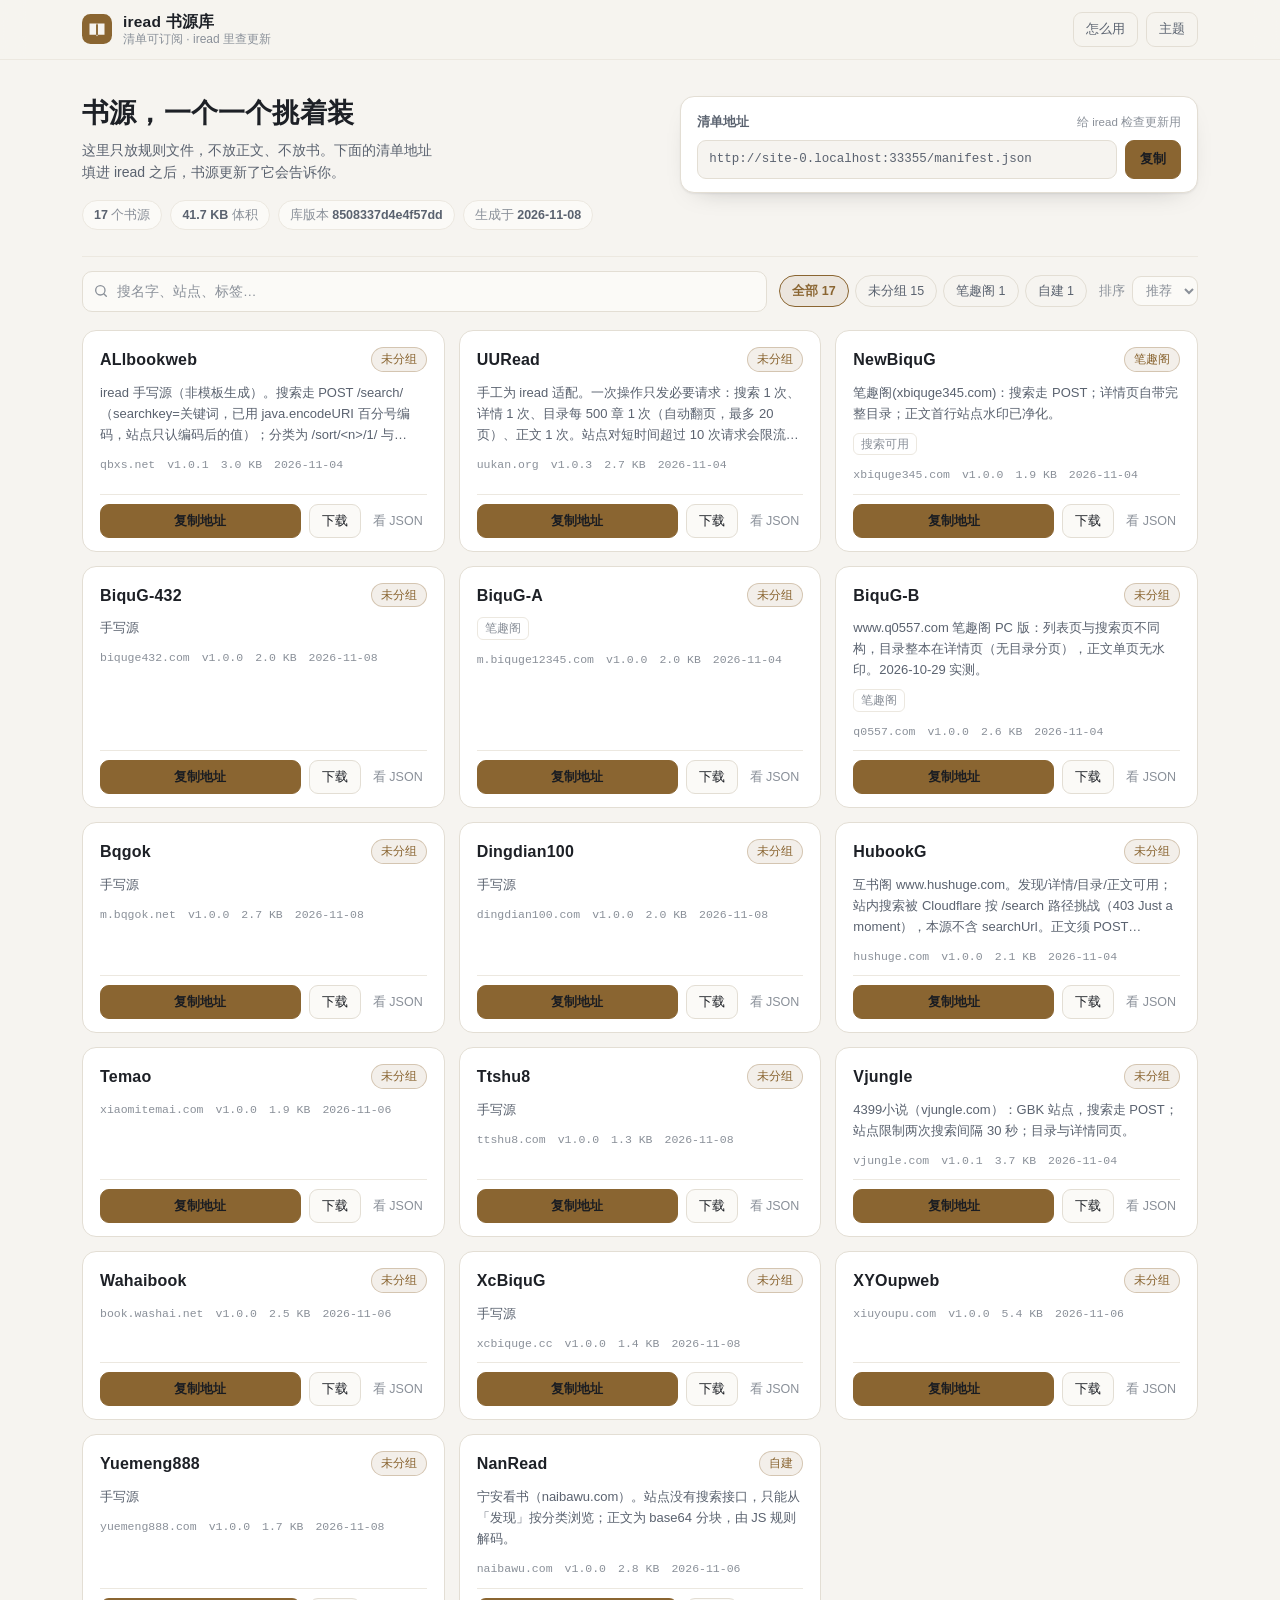
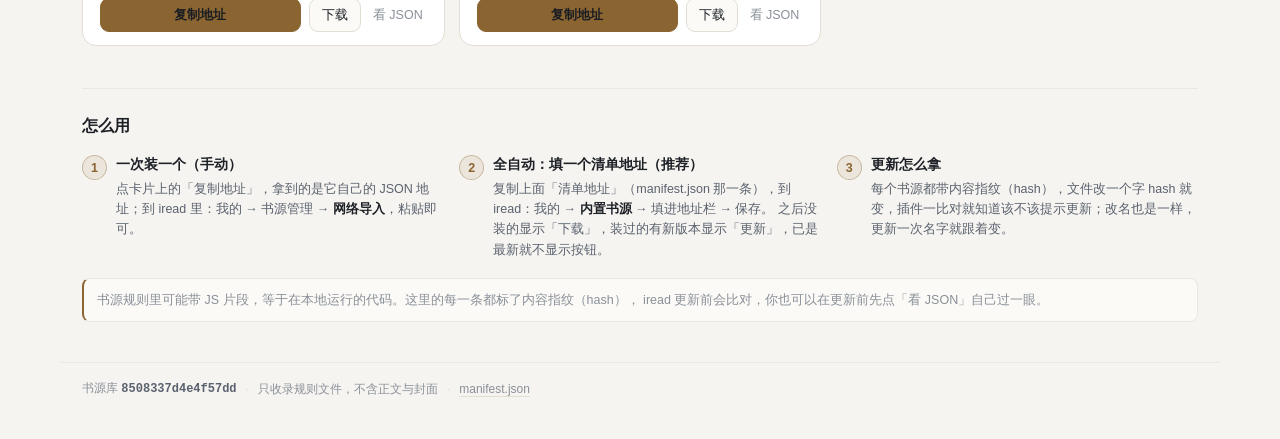
<file: index.html>
<!doctype html>
<html lang="zh-CN" data-theme="dark">
<head>
<meta charset="utf-8">
<meta name="viewport" content="width=device-width, initial-scale=1">
<title>iread 书源库</title>
<meta name="description" content="iread 的书源库：清单可订阅，iread 里能直接查更新。">
<meta name="color-scheme" content="dark light">
<link rel="icon" href="data:image/svg+xml,%3Csvg xmlns='http://www.w3.org/2000/svg' viewBox='0 0 32 32'%3E%3Crect width='32' height='32' rx='9' fill='%23c8a06a'/%3E%3Cpath d='M8 10h7a2 2 0 0 1 2 2v12a2 2 0 0 0-2-2H8zm16 0h-7a2 2 0 0 0-2 2v12a2 2 0 0 1 2-2h7z' fill='%23191c22'/%3E%3C/svg%3E">
<link rel="stylesheet" href="assets/style.css">
</head>
<body>

<header class="top">
  <div class="top__inner">
    <a class="brand" href="./">
      <svg class="brand__logo" viewBox="0 0 32 32" aria-hidden="true">
        <rect width="32" height="32" rx="9"></rect>
        <path d="M8 10h7a2 2 0 0 1 2 2v12a2 2 0 0 0-2-2H8zm16 0h-7a2 2 0 0 0-2 2v12a2 2 0 0 1 2-2h7z"></path>
      </svg>
      <span class="brand__text">
        <strong>iread 书源库</strong>
        <em>清单可订阅 · iread 里查更新</em>
      </span>
    </a>
    <div class="top__actions">
      <a class="ghostbtn" href="#usage">怎么用</a>
      <button class="ghostbtn" id="themeBtn" type="button" title="切换主题">主题</button>
    </div>
  </div>
</header>

<main class="wrap">

  <section class="hero">
    <div class="hero__left">
      <h2 class="hero__title">书源，一个一个挑着装</h2>
      <p class="hero__desc">这里只放规则文件，不放正文、不放书。下面的清单地址填进 iread 之后，书源更新了它会告诉你。</p>
      <div class="stats" id="stats">
        <span class="stat"><b id="statCount">–</b> 个书源</span>
        <span class="stat"><b id="statSize">–</b> 体积</span>
        <span class="stat">库版本 <b id="statLib">–</b></span>
        <span class="stat">生成于 <b id="statTime">–</b></span>
      </div>
    </div>

    <div class="feed">
      <div class="feed__label">
        <span>清单地址</span>
        <span class="feed__hint">给 iread 检查更新用</span>
      </div>
      <div class="feed__row">
        <input id="feedUrl" readonly spellcheck="false" aria-label="订阅地址">
        <button class="btn btn--primary" id="copyFeed" type="button">复制</button>
      </div>
      <div class="feed__mirror" id="feedMirror">
        <button class="linkbtn" id="copyPages" type="button">GitHub Pages 直连</button>
        <span class="dot">·</span>
        <button class="linkbtn" id="copyJsdelivr" type="button">jsDelivr 镜像</button>
      </div>
    </div>
  </section>

  <section class="toolbar">
    <div class="search">
      <svg viewBox="0 0 24 24" aria-hidden="true"><circle cx="11" cy="11" r="7"></circle><path d="m20 20-3.5-3.5"></path></svg>
      <input id="q" type="search" placeholder="搜名字、站点、标签…" autocomplete="off">
    </div>
    <div class="chips" id="chips" role="tablist" aria-label="分组筛选"></div>
    <label class="sort">
      <span>排序</span>
      <select id="sort">
        <option value="default">推荐</option>
        <option value="name">名称</option>
        <option value="group">分组</option>
        <option value="size">体积</option>
      </select>
    </label>
  </section>

  <section class="grid" id="grid" aria-live="polite"></section>

  <p class="empty" id="empty" hidden>
    没有匹配的书源。<button class="linkbtn" id="resetFilter" type="button">清空筛选</button>
  </p>

  <p class="empty empty--error" id="error" hidden></p>

  <section class="usage" id="usage">
    <h2>怎么用</h2>
    <ol class="steps">
      <li>
        <b>一次装一个（手动）</b>
        <p>点卡片上的「复制地址」，拿到的是它自己的 JSON 地址；到 iread 里：我的 → 书源管理 → <b>网络导入</b>，粘贴即可。</p>
      </li>
      <li>
        <b>全自动：填一个清单地址（推荐）</b>
        <p>复制上面「清单地址」（manifest.json 那一条），到 iread：我的 → <b>内置书源</b> → 填进地址栏 → 保存。
           之后没装的显示「下载」，装过的有新版本显示「更新」，已是最新就不显示按钮。</p>
      </li>
      <li>
        <b>更新怎么拿</b>
        <p>每个书源都带内容指纹（hash），文件改一个字 hash 就变，插件一比对就知道该不该提示更新；改名也是一样，更新一次名字就跟着变。</p>
      </li>
    </ol>
    <p class="notice">
      书源规则里可能带 JS 片段，等于在本地运行的代码。这里的每一条都标了内容指纹（hash），
      iread 更新前会比对，你也可以在更新前先点「看 JSON」自己过一眼。
    </p>
  </section>

</main>

<footer class="foot">
  <span>书源库 <b id="footLib">–</b></span>
  <span class="dot">·</span>
  <span>只收录规则文件，不含正文与封面</span>
  <span class="dot">·</span>
  <a href="manifest.json" target="_blank" rel="noopener">manifest.json</a>
</footer>

<div class="toast" id="toast" role="status" aria-live="polite"></div>

<script src="assets/app.js"></script>
</body>
</html>
</file>
<file: assets/style.css>
/* iread 书源库 —— 纯静态，无依赖 */

:root {
  --bg: #14161a;
  --bg-2: #191c22;
  --card: #1e222a;
  --card-hover: #232833;
  --line: #2b313c;
  --line-soft: #232935;
  --fg: #e9ecf1;
  --fg-2: #a8b0be;
  --fg-3: #79818f;
  --accent: #c8a06a;
  --accent-soft: rgba(200, 160, 106, .14);
  --ok: #5bb98c;
  --shadow: 0 1px 2px rgba(0, 0, 0, .3), 0 8px 24px -12px rgba(0, 0, 0, .5);
  --radius: 14px;
}

html[data-theme="light"] {
  --bg: #f6f4f0;
  --bg-2: #fbfaf7;
  --card: #ffffff;
  --card-hover: #ffffff;
  --line: #e3ded4;
  --line-soft: #ece8e0;
  --fg: #1d2026;
  --fg-2: #5a626f;
  --fg-3: #8a9099;
  --accent: #8a6531;
  --accent-soft: rgba(138, 101, 49, .1);
  --ok: #2f7d5b;
  --shadow: 0 1px 2px rgba(20, 22, 26, .06), 0 10px 28px -18px rgba(20, 22, 26, .35);
}

* { box-sizing: border-box; }

[hidden] { display: none !important; }

html, body { margin: 0; }

body {
  background: var(--bg);
  color: var(--fg);
  font: 15px/1.6 -apple-system, BlinkMacSystemFont, "Segoe UI", "PingFang SC", "Microsoft YaHei", "Noto Sans SC", sans-serif;
  -webkit-font-smoothing: antialiased;
  padding-bottom: 40px;
}

a { color: inherit; text-decoration: none; }

button, input, select { font: inherit; color: inherit; }

/* ---------------------------------------------------------------- 顶栏 */

.top {
  position: sticky;
  top: 0;
  z-index: 20;
  background: color-mix(in srgb, var(--bg) 82%, transparent);
  backdrop-filter: saturate(140%) blur(12px);
  border-bottom: 1px solid var(--line-soft);
}

.top__inner {
  max-width: 1160px;
  margin: 0 auto;
  padding: 12px 22px;
  display: flex;
  align-items: center;
  justify-content: space-between;
  gap: 16px;
}

.brand { display: flex; align-items: center; gap: 11px; min-width: 0; }

.brand__logo { width: 30px; height: 30px; flex: 0 0 auto; }
.brand__logo rect { fill: var(--accent); }
.brand__logo path { fill: var(--bg); }

.brand__text { display: flex; flex-direction: column; line-height: 1.25; min-width: 0; }
.brand__text strong { font-size: 15.5px; letter-spacing: .2px; }
.brand__text em { font-style: normal; font-size: 12px; color: var(--fg-3); }

.top__actions { display: flex; gap: 8px; flex: 0 0 auto; }

.ghostbtn {
  border: 1px solid var(--line);
  background: transparent;
  color: var(--fg-2);
  border-radius: 9px;
  padding: 6px 12px;
  font-size: 13px;
  cursor: pointer;
  transition: .16s;
}
.ghostbtn:hover { color: var(--fg); border-color: var(--fg-3); }

/* ---------------------------------------------------------------- 布局 */

.wrap { max-width: 1160px; margin: 0 auto; padding: 30px 22px 0; }

/* ---------------------------------------------------------------- 头图区 */

.hero {
  display: grid;
  grid-template-columns: 1.05fr .95fr;
  gap: 26px;
  align-items: start;
  padding: 6px 0 26px;
}

.hero__title { font-size: 27px; line-height: 1.3; margin: 0 0 8px; letter-spacing: .2px; }

.hero__desc { margin: 0 0 16px; color: var(--fg-2); font-size: 14px; max-width: 46ch; }

.stats { display: flex; flex-wrap: wrap; gap: 6px 8px; }

.stat {
  font-size: 12.5px;
  color: var(--fg-3);
  background: var(--bg-2);
  border: 1px solid var(--line-soft);
  border-radius: 999px;
  padding: 4px 11px;
}
.stat b { color: var(--fg-2); font-weight: 600; }

.feed {
  background: var(--card);
  border: 1px solid var(--line);
  border-radius: var(--radius);
  padding: 15px 16px 13px;
  box-shadow: var(--shadow);
}

.feed__label {
  display: flex;
  align-items: baseline;
  justify-content: space-between;
  gap: 10px;
  font-size: 12.5px;
  color: var(--fg-3);
  margin-bottom: 8px;
}
.feed__label > span:first-child { color: var(--fg-2); font-weight: 600; }
.feed__hint { font-size: 11.5px; }

.feed__row { display: flex; gap: 8px; }

.feed__row input {
  flex: 1 1 auto;
  min-width: 0;
  background: var(--bg);
  border: 1px solid var(--line);
  border-radius: 9px;
  padding: 8px 11px;
  font-size: 12.5px;
  font-family: ui-monospace, SFMono-Regular, Menlo, Consolas, monospace;
  color: var(--fg-2);
  text-overflow: ellipsis;
}
.feed__row input:focus { outline: 2px solid var(--accent-soft); border-color: var(--accent); color: var(--fg); }

.btn {
  border: 1px solid var(--line);
  background: var(--bg-2);
  border-radius: 9px;
  padding: 8px 14px;
  font-size: 13px;
  cursor: pointer;
  white-space: nowrap;
  transition: .16s;
}
.btn:hover { border-color: var(--fg-3); }

.btn--primary {
  background: var(--accent);
  border-color: var(--accent);
  color: #191c22;
  font-weight: 600;
}
.btn--primary:hover { filter: brightness(1.06); }

.feed__mirror { margin-top: 9px; display: flex; align-items: center; gap: 8px; font-size: 12.5px; }

.linkbtn {
  background: none;
  border: 0;
  padding: 0;
  color: var(--fg-3);
  font-size: 12.5px;
  cursor: pointer;
  text-decoration: underline;
  text-decoration-color: var(--line);
  text-underline-offset: 3px;
}
.linkbtn:hover { color: var(--accent); text-decoration-color: currentColor; }

.dot { color: var(--line); }

/* ---------------------------------------------------------------- 工具条 */

.toolbar {
  display: flex;
  align-items: center;
  gap: 12px;
  flex-wrap: wrap;
  padding: 14px 0 18px;
  border-top: 1px solid var(--line-soft);
}

.search {
  position: relative;
  flex: 1 1 260px;
  min-width: 200px;
}
.search svg {
  position: absolute;
  left: 11px;
  top: 50%;
  transform: translateY(-50%);
  width: 16px;
  height: 16px;
  fill: none;
  stroke: var(--fg-3);
  stroke-width: 2;
  stroke-linecap: round;
}
.search input {
  width: 100%;
  padding: 9px 12px 9px 34px;
  background: var(--bg-2);
  border: 1px solid var(--line);
  border-radius: 10px;
  font-size: 13.5px;
}
.search input:focus { outline: 2px solid var(--accent-soft); border-color: var(--accent); }
.search input::placeholder { color: var(--fg-3); }

.chips { display: flex; flex-wrap: wrap; gap: 6px; }

.chip {
  border: 1px solid var(--line);
  background: transparent;
  color: var(--fg-2);
  border-radius: 999px;
  padding: 5px 12px;
  font-size: 12.5px;
  cursor: pointer;
  transition: .14s;
}
.chip:hover { border-color: var(--fg-3); color: var(--fg); }
.chip[aria-selected="true"] {
  background: var(--accent-soft);
  border-color: var(--accent);
  color: var(--accent);
  font-weight: 600;
}

.sort { display: flex; align-items: center; gap: 7px; font-size: 12.5px; color: var(--fg-3); }
.sort select {
  background: var(--bg-2);
  border: 1px solid var(--line);
  border-radius: 9px;
  padding: 6px 9px;
  font-size: 12.5px;
  cursor: pointer;
}

/* ---------------------------------------------------------------- 卡片 */

.grid {
  display: grid;
  grid-template-columns: repeat(auto-fill, minmax(320px, 1fr));
  gap: 14px;
}

.card {
  background: var(--card);
  border: 1px solid var(--line);
  border-radius: var(--radius);
  padding: 16px 17px 13px;
  display: flex;
  flex-direction: column;
  gap: 9px;
  transition: .18s;
}
.card:hover { border-color: color-mix(in srgb, var(--accent) 45%, var(--line)); box-shadow: var(--shadow); }

.card__head { display: flex; align-items: flex-start; justify-content: space-between; gap: 10px; }

.card__name { margin: 0; font-size: 16px; font-weight: 650; letter-spacing: .2px; }

.card__badge {
  flex: 0 0 auto;
  font-size: 11.5px;
  color: var(--accent);
  background: var(--accent-soft);
  border: 1px solid color-mix(in srgb, var(--accent) 30%, transparent);
  border-radius: 999px;
  padding: 2px 9px;
  white-space: nowrap;
}

.card__desc {
  margin: 0;
  font-size: 13px;
  color: var(--fg-2);
  line-height: 1.62;
  display: -webkit-box;
  -webkit-line-clamp: 3;
  -webkit-box-orient: vertical;
  overflow: hidden;
  min-height: 0;
}

.card__tags { display: flex; flex-wrap: wrap; gap: 5px; }
.tag {
  font-size: 11.5px;
  color: var(--fg-3);
  border: 1px solid var(--line-soft);
  border-radius: 6px;
  padding: 1px 7px;
}

.card__meta {
  display: flex;
  flex-wrap: wrap;
  gap: 4px 12px;
  font-size: 11.5px;
  color: var(--fg-3);
  font-family: ui-monospace, SFMono-Regular, Menlo, Consolas, monospace;
  padding-top: 2px;
}
.card__meta span { white-space: nowrap; }

.card__foot {
  display: flex;
  gap: 8px;
  padding-top: 9px;
  border-top: 1px solid var(--line-soft);
  margin-top: auto;
}

.card__foot .btn { padding: 6px 12px; font-size: 12.5px; }

.card__foot .btn--primary { flex: 1 1 auto; }

.card__link {
  align-self: center;
  font-size: 12.5px;
  color: var(--fg-3);
  padding: 6px 4px;
}
.card__link:hover { color: var(--accent); }

/* ---------------------------------------------------------------- 空态 / 说明 */

.empty {
  text-align: center;
  color: var(--fg-3);
  font-size: 13.5px;
  padding: 40px 0;
}
.empty--error { color: #d08a6a; white-space: pre-wrap; text-align: left; max-width: 70ch; margin: 0 auto; }

.usage {
  margin: 42px 0 0;
  padding: 24px 0 0;
  border-top: 1px solid var(--line-soft);
}
.usage h2 { font-size: 16px; margin: 0 0 16px; }

.steps {
  list-style: none;
  counter-reset: step;
  margin: 0 0 18px;
  padding: 0;
  display: grid;
  grid-template-columns: repeat(3, 1fr);
  gap: 16px;
}
.steps li { counter-increment: step; position: relative; padding-left: 34px; }
.steps li::before {
  content: counter(step);
  position: absolute;
  left: 0;
  top: 1px;
  width: 23px;
  height: 23px;
  border-radius: 50%;
  background: var(--accent-soft);
  border: 1px solid color-mix(in srgb, var(--accent) 35%, transparent);
  color: var(--accent);
  font-size: 12.5px;
  font-weight: 700;
  display: grid;
  place-items: center;
}
.steps > li > b { display: block; font-size: 13.5px; margin-bottom: 3px; }
.steps p b { display: inline; font-size: inherit; margin: 0; color: var(--fg); }
.steps p { margin: 0; font-size: 12.5px; color: var(--fg-2); line-height: 1.62; }

.notice {
  margin: 0;
  font-size: 12.5px;
  color: var(--fg-3);
  background: var(--bg-2);
  border: 1px solid var(--line-soft);
  border-left: 2px solid var(--accent);
  border-radius: 8px;
  padding: 11px 13px;
  line-height: 1.65;
}

/* ---------------------------------------------------------------- 页脚 */

.foot {
  max-width: 1160px;
  margin: 40px auto 0;
  padding: 16px 22px 0;
  border-top: 1px solid var(--line-soft);
  font-size: 12px;
  color: var(--fg-3);
  display: flex;
  flex-wrap: wrap;
  gap: 6px 9px;
  align-items: center;
}
.foot a { text-decoration: underline; text-decoration-color: var(--line); text-underline-offset: 3px; }
.foot a:hover { color: var(--accent); }
.foot b { color: var(--fg-2); font-weight: 600; font-family: ui-monospace, Menlo, Consolas, monospace; }

/* ---------------------------------------------------------------- toast */

.toast {
  position: fixed;
  left: 50%;
  bottom: 34px;
  transform: translate(-50%, 14px);
  background: var(--card);
  color: var(--fg);
  border: 1px solid var(--line);
  border-radius: 10px;
  padding: 9px 16px;
  font-size: 13px;
  box-shadow: var(--shadow);
  opacity: 0;
  pointer-events: none;
  transition: .2s;
  z-index: 40;
}
.toast[data-show="1"] { opacity: 1; transform: translate(-50%, 0); }

/* ---------------------------------------------------------------- 响应式 */

@media (max-width: 900px) {
  .hero { grid-template-columns: 1fr; gap: 18px; }
  .steps { grid-template-columns: 1fr; gap: 12px; }
  .hero__title { font-size: 23px; }
}

@media (max-width: 560px) {
  .wrap { padding: 20px 15px 0; }
  .top__inner { padding: 10px 15px; }
  .grid { grid-template-columns: 1fr; }
  .foot { padding: 14px 15px 0; }
}

@media (prefers-reduced-motion: reduce) {
  * { transition: none !important; }
}
</file>
